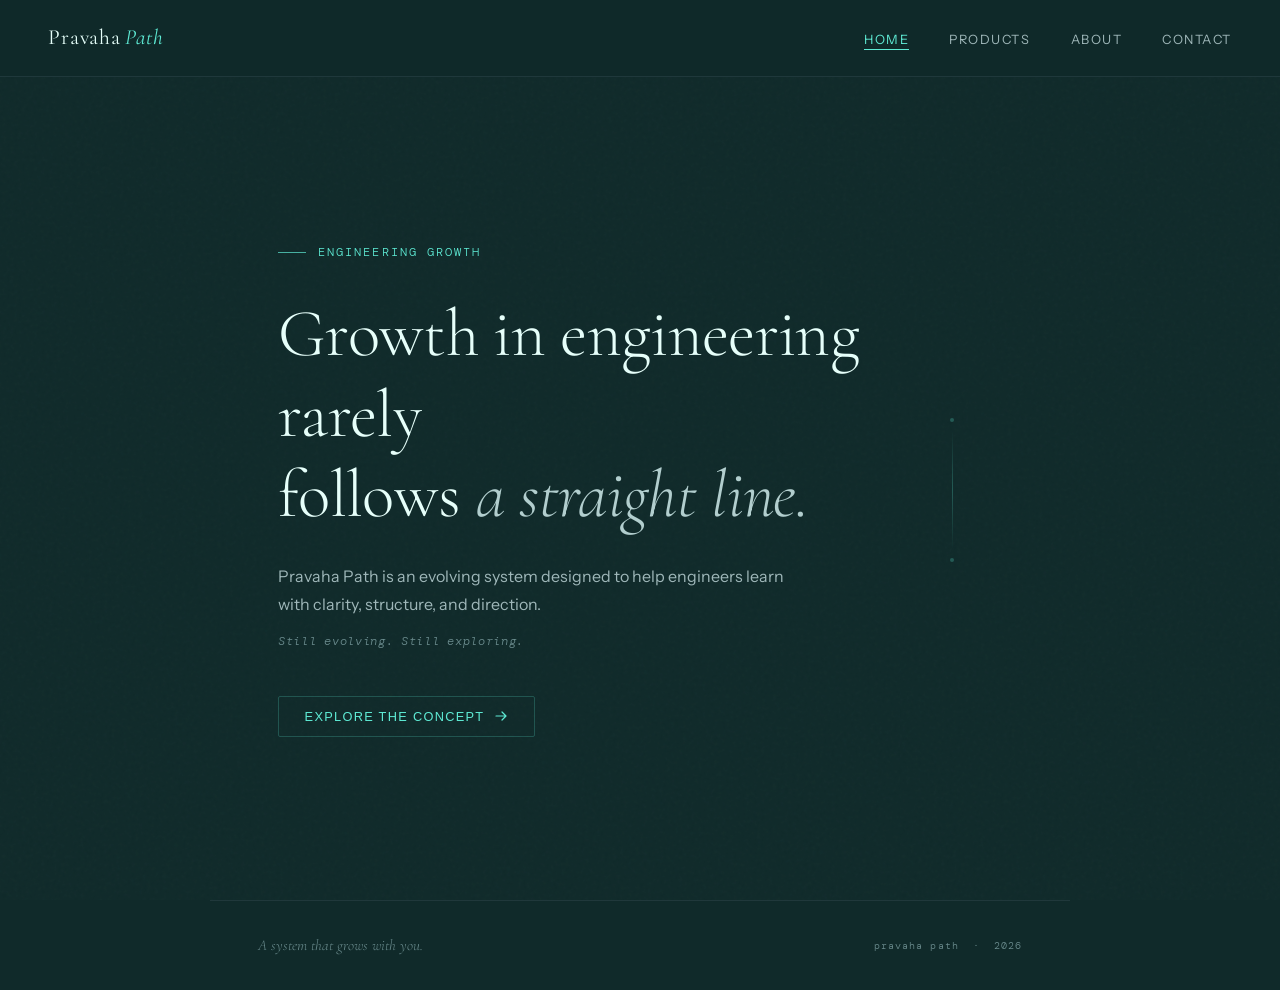
<file: index.html>
<!DOCTYPE html>
<html lang="en">
<head>
  <meta charset="UTF-8">
  <meta http-equiv="refresh" content="0; url=./Home/index.html">
  <title>Pravaha Path</title>
  <script>
    // Immediate JavaScript fallback redirection
    window.location.href = "./Home/index.html";
  </script>
</head>
<body>
  <p>Redirecting to <a href="./Home/index.html">Pravaha Path</a>...</p>
</body>
</html>
</file>
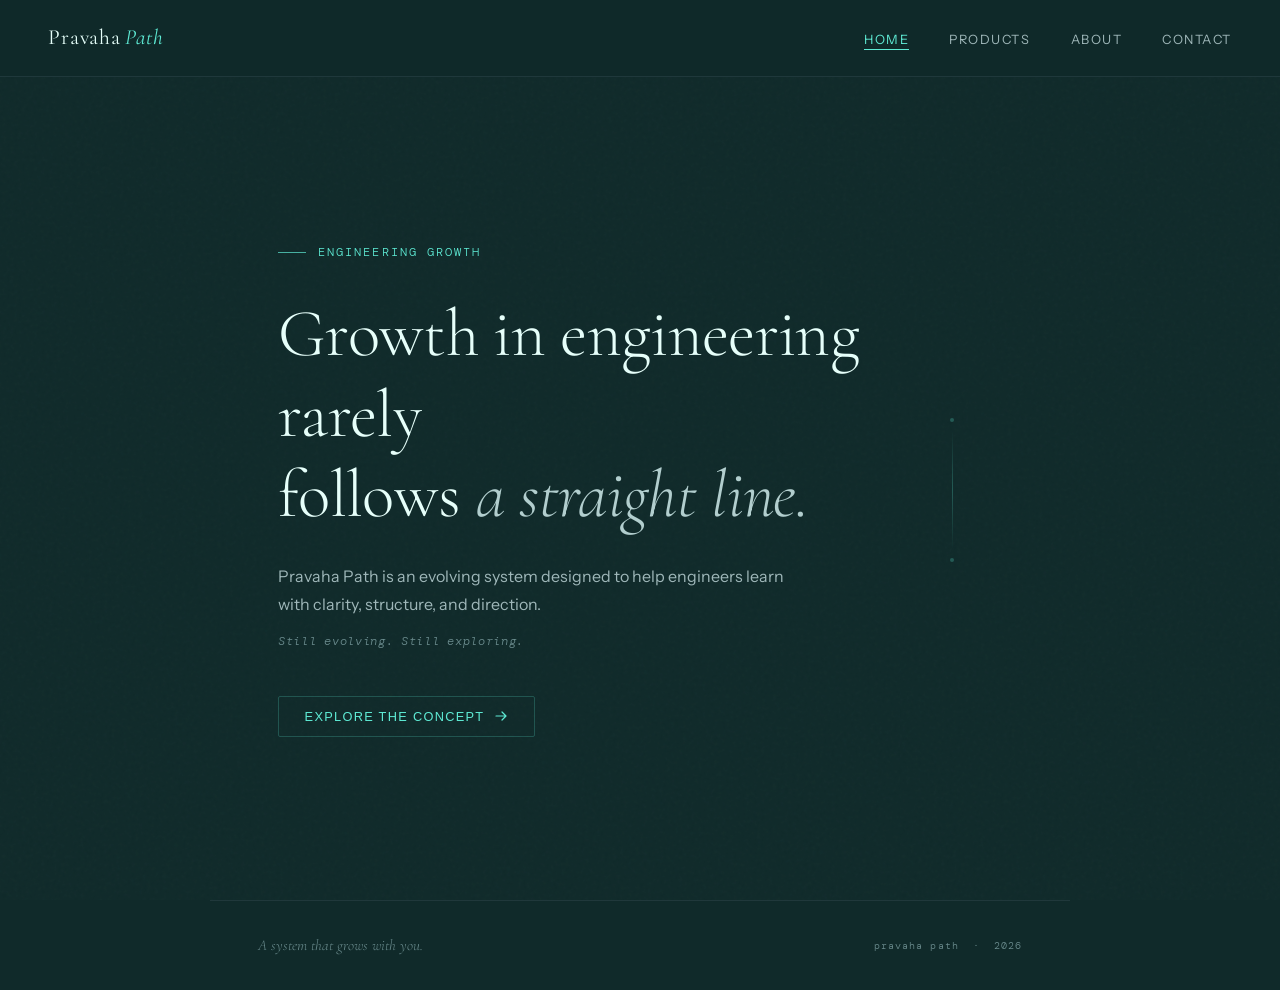
<file: Home/index.html>
<!DOCTYPE html>
<html lang="en">
<head>
  <meta charset="UTF-8" />
  <meta name="viewport" content="width=device-width, initial-scale=1.0" />
  <title>Pravaha Path — Engineering Growth</title>
  <link rel="preconnect" href="https://fonts.googleapis.com" />
  <link rel="preconnect" href="https://fonts.gstatic.com" crossorigin />
  <link href="https://fonts.googleapis.com/css2?family=Cormorant+Garamond:ital,wght@0,300;0,400;0,500;1,300;1,400&family=DM+Mono:ital,wght@0,300;0,400;1,300&family=Instrument+Sans:wght@300;400;500&display=swap" rel="stylesheet" />
  <link rel="stylesheet" href="style.css" />
  <script src="app.js" defer></script>
</head>
<body>

  <nav id="navbar">
    <a class="nav-logo" href="#">
      Pravaha <span>Path</span>
    </a>

    <ul class="nav-links" id="navLinks">
      <li><a href="#" id="nav-home" class="active">Home</a></li>
      <li><a href="#" id="nav-projects">Products</a></li>
      <li><a href="#" id="nav-about">About</a></li>
      <li><a href="#" id="nav-contact">Contact</a></li>
    </ul>

    <div class="hamburger" id="hamburger">
      <span></span><span></span><span></span>
    </div>
  </nav>

  <div class="page active" id="page-home">
    <section class="hero">
      <div class="hero-eyebrow">Engineering Growth</div>

      <h1 class="hero-title">
        Growth in engineering rarely<br>follows <em>a straight line.</em>
      </h1>

      <p class="hero-subtitle">
        Pravaha Path is an evolving system designed to help engineers learn with clarity, structure, and direction.
      </p>

      <p class="hero-whisper">Still evolving. Still exploring.</p>

      <button class="btn-primary" id="hero-explore">
        Explore the Concept
        <svg width="14" height="14" viewBox="0 0 14 14" fill="none">
          <path d="M2 7h10M8 3l4 4-4 4" stroke="currentColor" stroke-width="1.2" stroke-linecap="round" stroke-linejoin="round"/>
        </svg>
      </button>

      <div class="hero-deco">
        <div class="hero-deco-dot"></div>
        <div class="hero-deco-line"></div>
        <div class="hero-deco-dot"></div>
      </div>
    </section>

    <footer class="footer">
      <div class="footer-left">A system that grows with you.</div>
      <div class="footer-right">pravaha path &nbsp;·&nbsp; 2026</div>
    </footer>
  </div>

  <div class="page" id="page-projects">
    <div class="section">
      <div class="section-label">Products</div>

      <div class="projects-header">
        <h2 class="projects-title">Systems being<br><em>slowly shaped.</em></h2>
        <p class="projects-desc">Each of these is a product in formation — not yet complete, but moving in a clear direction.</p>
      </div>

      <div class="projects-grid">

        <div class="project-card" tabindex="0">
          <div class="card-header">
            <div class="card-header-left">
              <div class="card-number">01 &nbsp;/&nbsp; product</div>
              <h3 class="card-title">Career Trajectory</h3>
              <p class="card-tagline">A system for finding direction in engineering growth.</p>
            </div>
            <div class="card-chevron">
              <svg width="16" height="16" viewBox="0 0 16 16" fill="none">
                <path d="M3 6l5 5 5-5" stroke="currentColor" stroke-width="1.3" stroke-linecap="round" stroke-linejoin="round"/>
              </svg>
            </div>
          </div>
          <div class="card-body">
            <div class="card-body-inner">
              <div class="card-body-content">
                <p class="card-desc">An evolving product that helps engineers understand not just what to learn next — but why that direction makes sense for where they currently are. Growth with orientation, not just volume.</p>
                
                <a href="../Career/discover.html" target="_blank" class="btn-secondary">
                  Discover Your Path
                  <svg width="12" height="12" viewBox="0 0 14 14" fill="none" class="arrow-icon">
                    <path d="M2 7h10M8 3l4 4-4 4" stroke="currentColor" stroke-width="1.5" stroke-linecap="round" stroke-linejoin="round"/>
                  </svg>
                </a>

                <div class="card-status">still evolving</div>
              </div>
            </div>
          </div>
        </div>

        <div class="project-card" tabindex="0">
          <div class="card-header">
            <div class="card-header-left">
              <div class="card-number">02 &nbsp;/&nbsp; product</div>
              <h3 class="card-title">Interview Preparation</h3>
              <p class="card-tagline">Clarity over recall. Pattern over pressure.</p>
            </div>
            <div class="card-chevron">
              <svg width="16" height="16" viewBox="0 0 16 16" fill="none">
                <path d="M3 6l5 5 5-5" stroke="currentColor" stroke-width="1.3" stroke-linecap="round" stroke-linejoin="round"/>
              </svg>
            </div>
          </div>
          <div class="card-body">
            <div class="card-body-inner">
              <div class="card-body-content">
                <p class="card-desc">A product built around the idea that preparation is less about what you remember and more about how you think. Designed to shift the relationship with high-stakes moments from anxiety toward quiet confidence.</p>
                <div class="card-status">still evolving</div>
              </div>
            </div>
          </div>
        </div>

        <div class="project-card" tabindex="0">
          <div class="card-header">
            <div class="card-header-left">
              <div class="card-number">03 &nbsp;/&nbsp; product</div>
              <h3 class="card-title">Knowledge Map</h3>
              <p class="card-tagline">Understanding how what you know is connected.</p>
            </div>
            <div class="card-chevron">
              <svg width="16" height="16" viewBox="0 0 16 16" fill="none">
                <path d="M3 6l5 5 5-5" stroke="currentColor" stroke-width="1.3" stroke-linecap="round" stroke-linejoin="round"/>
              </svg>
            </div>
          </div>
          <div class="card-body">
            <div class="card-body-inner">
              <div class="card-body-content">
                <p class="card-desc">A product that treats engineering knowledge as a living structure — where gaps are not failures but signals, and where the connections between ideas matter as much as the ideas themselves.</p>
                <div class="card-status">still evolving</div>
              </div>
            </div>
          </div>
        </div>

      </div>

      <p class="projects-more">Some systems are still undefined.</p>
    </div>

    <footer class="footer">
      <div class="footer-left">Every system begins as a question.</div>
      <div class="footer-right">pravaha path &nbsp;·&nbsp; 2026</div>
    </footer>
  </div>

  <div class="page" id="page-about">
    <div class="section">
      <div class="section-label">The reason this exists</div>

      <div class="about-body">
        <h2 class="about-title">Why Pravaha Path?</h2>

        <p class="about-text">
          Learning engineering is often <strong>fragmented</strong>.<br>
          There are tutorials, courses, and documentation — but very little guidance on how concepts connect together over time.
        </p>

        <p class="about-text">
          Pravaha Path is an attempt to explore a more structured approach to engineering growth. Not as a platform. But as a <strong>system that evolves with the learner.</strong>
        </p>

        <p class="about-text">
          The name comes from the idea of flow — a current that moves with intention, not just speed. Engineering growth, when given the right structure, can feel like that.
        </p>

        <div class="about-divider"></div>

        <p class="about-creator">
          Created by &nbsp;<span>Devaharsha M</span>
        </p>

        <a class="about-link" href="https://prajnaedge.dev/#page-about" rel="noopener noreferrer">
          Explore the systems-thinking side
          <svg width="14" height="14" viewBox="0 0 14 14" fill="none">
            <path d="M2 7h10M8 3l4 4-4 4" stroke="currentColor" stroke-width="1.2" stroke-linecap="round" stroke-linejoin="round"/>
          </svg>
        </a>
      </div>
    </div>

    <footer class="footer">
      <div class="footer-left">Structure gives growth a direction.</div>
      <div class="footer-right">pravaha path &nbsp;·&nbsp; 2026</div>
    </footer>
  </div>

  <div class="page" id="page-contact">
    <div class="section">
      <div class="section-label">Feedback & Thoughts</div>

      <h2 class="contact-title">Feedback &amp; Thoughts</h2>
      <p class="contact-desc">Pravaha Path is still evolving.<br>Suggestions, ideas, and reflections are always welcome.</p>

      <div class="feedback-section">
        <label class="feedback-label" for="feedback-input">Your thoughts</label>
        <textarea
          id="feedback-input"
          class="feedback-textarea"
          placeholder="A concept, a question, or something you've been exploring..."
        ></textarea>
        <br>
        <button class="feedback-btn" id="feedback-btn">
          <svg width="13" height="13" viewBox="0 0 13 13" fill="none">
            <path d="M1 6.5h11M7.5 2.5l4 4-4 4" stroke="currentColor" stroke-width="1.2" stroke-linecap="round" stroke-linejoin="round"/>
          </svg>
          Send Feedback
        </button>
        <p class="feedback-hint">Some systems improve through iteration.</p>
      </div>

    </div>

    <footer class="footer">
      <div class="footer-left">Good ideas deserve good conversations.</div>
      <div class="footer-right">pravaha path &nbsp;·&nbsp; 2026</div>
    </footer>
  </div>

</body>
</html>
</file>
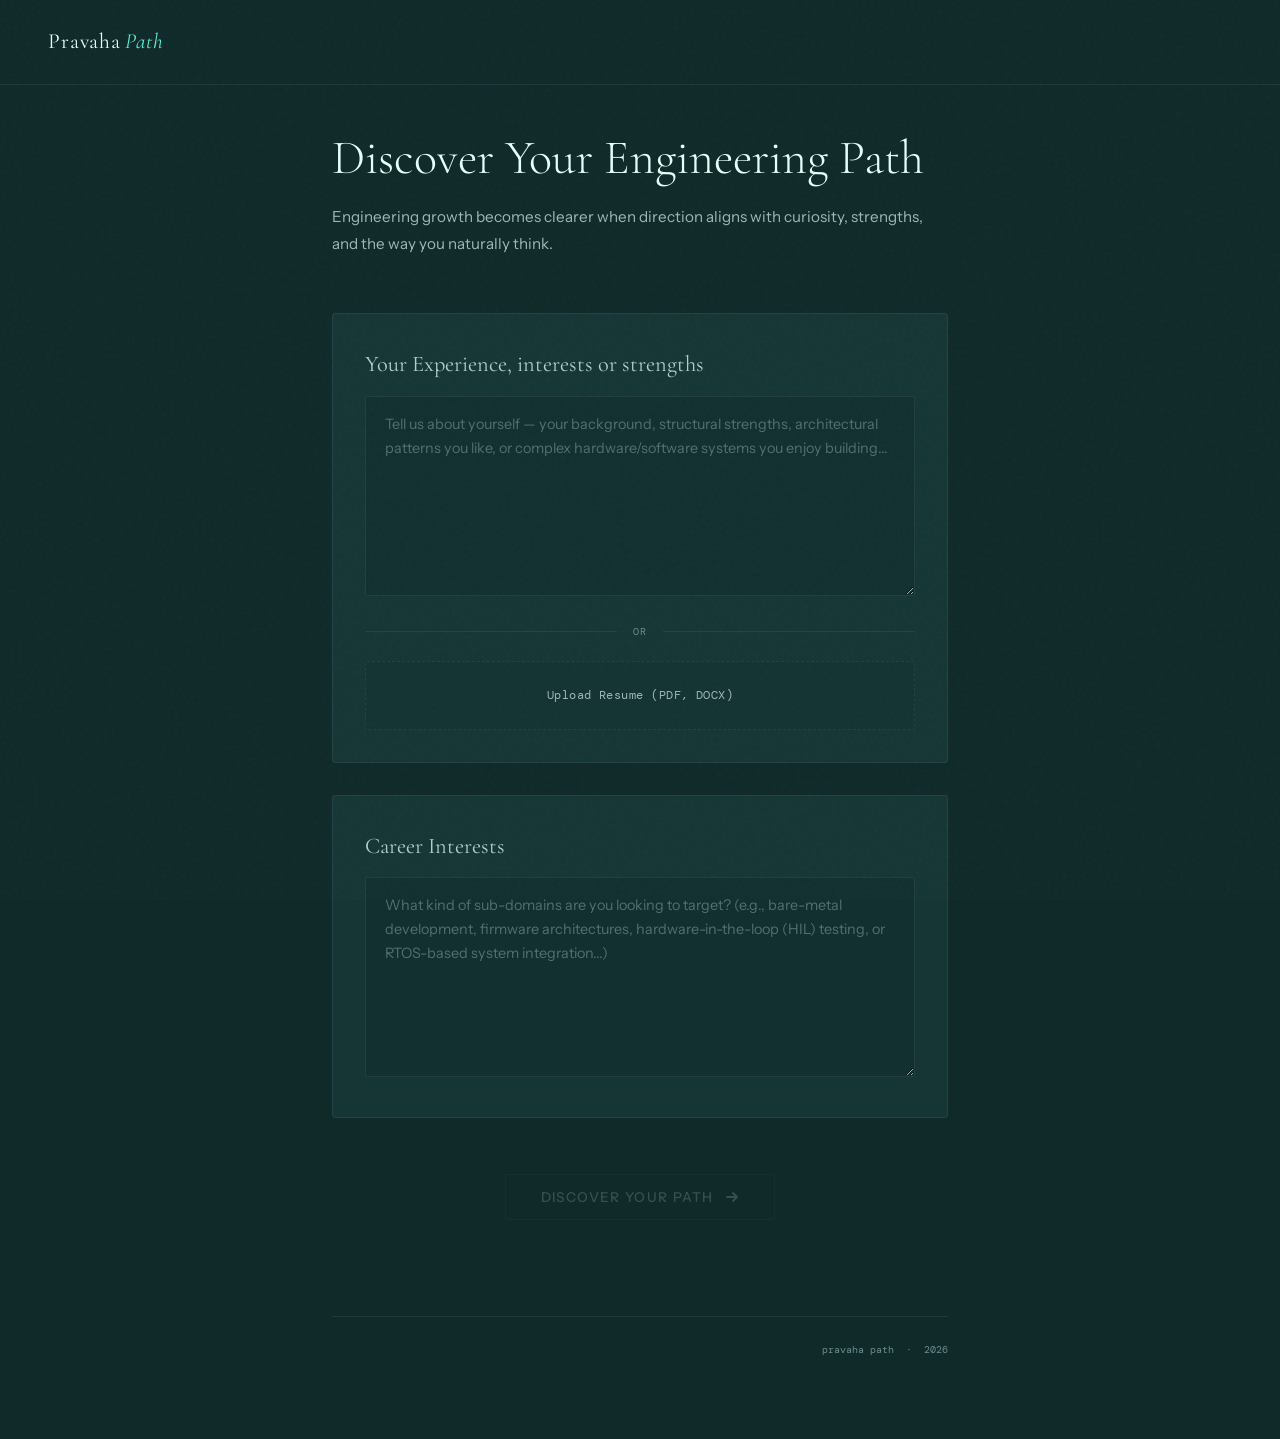
<file: Career/discover.html>
<!DOCTYPE html>
<html lang="en">
<head>
  <meta charset="UTF-8" />
  <meta name="viewport" content="width=device-width, initial-scale=1.0" />
  <title>Discover Your Engineering Path — Pravaha Path</title>
  <link rel="preconnect" href="https://fonts.googleapis.com" />
  <link rel="preconnect" href="https://fonts.gstatic.com" crossorigin />
  <link href="https://fonts.googleapis.com/css2?family=Cormorant+Garamond:ital,wght@0,300;0,400;0,500;1,300;1,400&family=DM+Mono:ital,wght@0,300;0,400;1,300&family=Instrument+Sans:wght@300;400;500&display=swap" rel="stylesheet" />
  <link rel="stylesheet" href="ctStyle.css" />
  <script src="ctApp.js" defer></script>
</head>
<body>

  <nav>
    <a class="nav-logo" href="../Home/index.html">
      Pravaha <span>Path</span>
    </a>
  </nav>

  <main class="workspace-container">
    
    <header class="header-section">
      <h1 class="workspace-title">Discover Your Engineering Path</h1>
      <p class="workspace-desc">Engineering growth becomes clearer when direction aligns with curiosity, strengths, and the way you naturally think.</p>
    </header>

    <form id="onboardingForm">
      
      <section class="form-group">
        <label class="form-label" for="aboutInput">Your Experience, interests or strengths</label>
        <textarea 
          id="aboutInput" 
          class="form-textarea" 
          placeholder="Tell us about yourself — your background, structural strengths, architectural patterns you like, or complex hardware/software systems you enjoy building..."
        ></textarea>
        
        <div class="divider-container">
          <div class="divider-line"></div>
          <span class="divider-text">or</span>
          <div class="divider-line"></div>
        </div>

        <label class="file-upload-zone" for="resumeUpload">
          <span class="upload-text">Upload Resume (PDF, DOCX)</span>
        </label>
        <input type="file" id="resumeUpload" />
        <div id="fileName" class="file-name-indicator"></div>
      </section>

      <section class="form-group">
        <label class="form-label" for="interestsInput">Career Interests</label>
        <textarea 
          id="interestsInput" 
          class="form-textarea" 
          placeholder="What kind of sub-domains are you looking to target? (e.g., bare-metal development, firmware architectures, hardware-in-the-loop (HIL) testing, or RTOS-based system integration...)"
        ></textarea>
      </section>

      <div class="action-container">
        <button type="submit" id="submitBtn" class="btn-submit" disabled>
          Discover Your Path
          <svg width="14" height="14" viewBox="0 0 14 14" fill="none">
            <path d="M2 7h10M8 3l4 4-4 4" stroke="currentColor" stroke-width="1.8" stroke-linecap="round" stroke-linejoin="round"/>
          </svg>
        </button>
      </div>

    </form>

    <footer class="footer-minimal">
      <span>pravaha path &nbsp;·&nbsp; 2026</span>
    </footer>

  </main>

</body>
</html>
</file>
<file: Home/style.css>
*, *::before, *::after {
  box-sizing: border-box;
  margin: 0;
  padding: 0;
}

:root {
  --bg:        #102A2A;
  --surface:   #163636;
  --surface2:  #122f2f;
  --border:    rgba(148, 163, 184, 0.12);
  --accent:    #5EEAD4;
  --accent-dim:#3ecfb8;
  --muted:     #9FB7B9;
  --muted2:    #6B8C8E;
  --text:      #E6FFFA;
  --text-soft: #B2CECE;
  --glow:      rgba(94, 234, 212, 0.06);
}

html { scroll-behavior: smooth; }

body {
  font-family: 'Instrument Sans', sans-serif;
  background: var(--bg);
  color: var(--text);
  min-height: 100vh;
  overflow-x: hidden;
  line-height: 1.65;
}

/* ── Noise texture overlay ── */
body::before {
  content: '';
  position: fixed;
  inset: 0;
  background-image: url("data:image/svg+xml,%3Csvg viewBox='0 0 256 256' xmlns='http://www.w3.org/2000/svg'%3E%3Cfilter id='n'%3E%3CfeTurbulence type='fractalNoise' baseFrequency='0.9' numOctaves='4' stitchTiles='stitch'/%3E%3C/filter%3E%3Crect width='100%25' height='100%25' filter='url(%23n)' opacity='0.035'/%3E%3C/svg%3E");
  pointer-events: none;
  z-index: 0;
  opacity: 0.6;
}

/* ── Scrollbar ── */
::-webkit-scrollbar { width: 4px; }
::-webkit-scrollbar-track { background: var(--bg); }
::-webkit-scrollbar-thumb { background: var(--border); border-radius: 2px; }

/* ══════════════════════════════════════
   NAVBAR
══════════════════════════════════════ */
nav {
  position: fixed;
  top: 0; left: 0; right: 0;
  z-index: 100;
  display: flex;
  align-items: center;
  justify-content: space-between;
  padding: 1.25rem 3rem;
  border-bottom: 1px solid var(--border);
  background: rgba(16, 42, 42, 0.85);
  backdrop-filter: blur(14px);
  -webkit-backdrop-filter: blur(14px);
  transition: padding 0.3s ease;
}

.nav-logo {
  font-family: 'Cormorant Garamond', serif;
  font-size: 1.35rem;
  font-weight: 400;
  letter-spacing: 0.04em;
  color: var(--text);
  text-decoration: none;
  display: flex;
  align-items: baseline;
  gap: 0.25rem;
}

.nav-logo span {
  color: var(--accent);
  font-style: italic;
}

.nav-links {
  display: flex;
  gap: 2.5rem;
  list-style: none;
}

.nav-links volunteering-a, .nav-links a {
  font-size: 0.8rem;
  font-weight: 400;
  letter-spacing: 0.12em;
  text-transform: uppercase;
  color: var(--muted);
  text-decoration: none;
  transition: color 0.2s ease;
  position: relative;
}

.nav-links a::after {
  content: '';
  position: absolute;
  bottom: -3px;
  left: 0;
  width: 0;
  height: 1px;
  background: var(--accent);
  transition: width 0.3s ease;
}

.nav-links a:hover { color: var(--text); }
.nav-links a:hover::after { width: 100%; }
.nav-links a.active { color: var(--accent); }
.nav-links a.active::after { width: 100%; }

/* ══════════════════════════════════════
   PAGE SYSTEM
══════════════════════════════════════ */
.page {
  display: none;
  min-height: 100vh;
  padding-top: 5rem;
  position: relative;
  z-index: 1;
  animation: fadeIn 0.45s ease forwards;
}

.page.active { display: block; }

@keyframes fadeIn {
  from { opacity: 0; transform: translateY(12px); }
  to   { opacity: 1; transform: translateY(0); }
}

/* ══════════════════════════════════════
   HOME PAGE
══════════════════════════════════════ */
.hero {
  min-height: calc(100vh - 5rem);
  display: flex;
  flex-direction: column;
  justify-content: center;
  align-items: flex-start;
  padding: 0 3rem;
  max-width: 820px;
  margin: 0 auto;
  position: relative; /* Moved from inline style */
}

.hero-eyebrow {
  font-family: 'DM Mono', monospace;
  font-size: 0.72rem;
  font-weight: 300;
  letter-spacing: 0.18em;
  text-transform: uppercase;
  color: var(--accent);
  margin-bottom: 2rem;
  display: flex;
  align-items: center;
  gap: 0.75rem;
}

.hero-eyebrow::before {
  content: '';
  display: inline-block;
  width: 28px;
  height: 1px;
  background: var(--accent);
  opacity: 0.7;
}

.hero-title {
  font-family: 'Cormorant Garamond', serif;
  font-size: clamp(2.4rem, 5.5vw, 4.2rem);
  font-weight: 300;
  line-height: 1.2;
  color: var(--text);
  margin-bottom: 1.6rem;
  letter-spacing: -0.01em;
}

.hero-title em {
  font-style: italic;
  color: var(--text-soft);
}

.hero-subtitle {
  font-size: 1rem;
  font-weight: 300;
  color: var(--muted);
  max-width: 520px;
  margin-bottom: 0.9rem;
  line-height: 1.75;
}

.hero-whisper {
  font-family: 'DM Mono', monospace;
  font-size: 0.72rem;
  font-weight: 300;
  color: var(--muted2);
  letter-spacing: 0.06em;
  margin-bottom: 2.8rem;
  font-style: italic;
}

.btn-primary {
  display: inline-flex;
  align-items: center;
  gap: 0.6rem;
  font-size: 0.8rem;
  font-weight: 500;
  letter-spacing: 0.1em;
  text-transform: uppercase;
  color: var(--accent);
  text-decoration: none;
  border: 1px solid rgba(94, 234, 212, 0.22);
  padding: 0.75rem 1.6rem;
  border-radius: 2px;
  background: transparent;
  cursor: pointer;
  transition: all 0.25s ease;
  position: relative;
  overflow: hidden;
}

.btn-primary::before {
  content: '';
  position: absolute;
  inset: 0;
  background: var(--glow);
  opacity: 0;
  transition: opacity 0.25s ease;
}

.btn-primary:hover::before { opacity: 1; }
.btn-primary:hover {
  border-color: rgba(94, 234, 212, 0.45);
  color: var(--text);
}

.btn-primary svg {
  transition: transform 0.2s ease;
}
.btn-primary:hover svg { transform: translateX(4px); }

.btn-secondary {
  display: inline-flex;
  align-items: center;
  gap: 0.5rem;
  font-family: 'DM Mono', monospace;
  font-size: 0.72rem;
  font-weight: 400;
  letter-spacing: 0.08em;
  text-transform: uppercase;
  color: var(--bg);
  background: var(--accent);
  text-decoration: none;
  border: 1px solid var(--accent);
  padding: 0.5rem 1.2rem;
  border-radius: 2px;
  cursor: pointer;
  margin-top: 0.8rem;
  align-self: flex-start;
  transition: background 0.2s ease, border-color 0.2s ease, color 0.2s ease;
}

.btn-secondary:hover {
  background: transparent;
  color: var(--accent);
  border-color: rgba(94, 234, 212, 0.4);
}

.btn-secondary svg { transition: transform 0.2s ease; }
.btn-secondary:hover svg { transform: translateX(3px); }
.btn-secondary svg.arrow-icon { margin-left: 2px; } /* Moved from inline style */

/* Decorative vertical line */
.hero-deco {
  position: absolute;
  right: 6rem;
  top: 50%;
  transform: translateY(-50%);
  display: flex;
  flex-direction: column;
  align-items: center;
  gap: 0.5rem;
  opacity: 0.25;
}

.hero-deco-line {
  width: 1px;
  height: 120px;
  background: linear-gradient(to bottom, transparent, var(--accent), transparent);
}

.hero-deco-dot {
  width: 4px;
  height: 4px;
  border-radius: 50%;
  background: var(--accent);
}

/* ── SECTION WRAPPERS ── */
.section {
  max-width: 860px;
  margin: 0 auto;
  padding: 5rem 3rem;
}

.section-label {
  font-family: 'DM Mono', monospace;
  font-size: 0.68rem;
  font-weight: 300;
  letter-spacing: 0.2em;
  text-transform: uppercase;
  color: var(--accent);
  margin-bottom: 3rem;
  display: flex;
  align-items: center;
  gap: 0.75rem;
}

.section-label::before {
  content: '';
  width: 20px;
  height: 1px;
  background: var(--accent);
  opacity: 0.6;
}

/* ══════════════════════════════════════
   PRODUCTS PAGE
══════════════════════════════════════ */
.projects-header {
  margin-bottom: 1rem;
}

.projects-title {
  font-family: 'Cormorant Garamond', serif;
  font-size: clamp(1.8rem, 3.5vw, 2.8rem);
  font-weight: 300;
  color: var(--text);
  margin-bottom: 0.75rem;
}

/* Cleaned inline styles from index.html */
.projects-title em {
  font-family: 'Cormorant Garamond', serif;
  font-style: italic;
  font-weight: 300;
  color: var(--text-soft);
}

.projects-desc {
  font-size: 0.9rem;
  color: var(--muted);
  max-width: 480px;
  line-height: 1.75;
}

.projects-grid {
  display: grid;
  grid-template-columns: 1fr;
  margin-top: 3.5rem;
  border: 1px solid var(--border);
}

/* ── Accordion card ── */
.project-card {
  background: var(--surface);
  border-bottom: 1px solid var(--border);
  position: relative;
  cursor: pointer;
  transition: background 0.3s ease, border-color 0.3s ease, box-shadow 0.3s ease;
  outline: none;
}

.project-card:last-child { border-bottom: none; }

.project-card::before {
  content: '';
  position: absolute;
  left: 0; top: 0; bottom: 0;
  width: 2px;
  background: var(--accent);
  opacity: 0;
  transition: opacity 0.3s ease;
}

.project-card:hover { background: var(--surface2); }
.project-card:hover::before { opacity: 0.5; }

.project-card.open {
  background: var(--surface2);
  box-shadow: inset 0 0 0 1px rgba(94, 234, 212, 0.15), 0 0 24px rgba(94, 234, 212, 0.04);
}

.project-card.open::before { opacity: 1; }

.card-header {
  display: flex;
  align-items: center;
  justify-content: space-between;
  gap: 1.5rem;
  padding: 2rem 2.5rem;
}

.card-header-left { flex: 1; }

.card-number {
  font-family: 'DM Mono', monospace;
  font-size: 0.65rem;
  font-weight: 300;
  color: var(--muted2);
  letter-spacing: 0.12em;
  margin-bottom: 0.6rem;
}

.card-title {
  font-family: 'Cormorant Garamond', serif;
  font-size: 1.35rem;
  font-weight: 400;
  color: var(--text);
  letter-spacing: 0.01em;
  margin-bottom: 0.4rem;
}

.card-tagline {
  font-size: 0.82rem;
  color: var(--muted);
  font-style: italic;
  line-height: 1.55;
}

.card-chevron {
  width: 28px;
  height: 28px;
  display: flex;
  align-items: center;
  justify-content: center;
  flex-shrink: 0;
  color: var(--muted2);
  transition: transform 0.35s ease, color 0.25s ease;
}

.project-card.open .card-chevron {
  transform: rotate(180deg);
  color: var(--accent);
}

.card-body {
  display: grid;
  grid-template-rows: 0fr;
  transition: grid-template-rows 0.38s ease;
}

.project-card.open .card-body { grid-template-rows: 1fr; }

.card-body-inner {
  overflow: hidden;
  min-height: 0;
}

.card-body-content {
  padding: 0 2.5rem 1.8rem;
  display: flex;
  flex-direction: column;
  gap: 1rem;
  opacity: 0;
  transform: translateY(6px);
  transition: opacity 0.3s ease 0.08s, transform 0.3s ease 0.08s;
}

.project-card.open .card-body-content {
  opacity: 1;
  transform: translateY(0);
}

.card-desc {
  font-size: 0.875rem;
  color: var(--muted);
  line-height: 1.78;
  max-width: 520px;
}

.card-status {
  display: inline-flex;
  align-items: center;
  gap: 0.45rem;
  font-family: 'DM Mono', monospace;
  font-size: 0.65rem;
  color: var(--muted2);
  letter-spacing: 0.08em;
}

.card-status::before {
  content: '';
  width: 5px;
  height: 5px;
  border-radius: 50%;
  background: var(--accent);
  opacity: 0.45;
  animation: pulse 2.5s ease infinite;
}

@keyframes pulse {
  0%, 100% { opacity: 0.45; }
  50%       { opacity: 0.9; }
}

.projects-more {
  margin-top: 2.5rem;
  font-family: 'DM Mono', monospace;
  font-size: 0.7rem;
  font-weight: 300;
  color: var(--muted2);
  font-style: italic;
  letter-spacing: 0.06em;
}

/* ══════════════════════════════════════
   ABOUT PAGE
══════════════════════════════════════ */
.about-body {
  max-width: 600px;
}

.about-title {
  font-family: 'Cormorant Garamond', serif;
  font-size: clamp(1.8rem, 3.5vw, 2.8rem);
  font-weight: 300;
  color: var(--text);
  margin-bottom: 2.5rem;
  line-height: 1.3;
}

.about-text {
  font-size: 0.95rem;
  color: var(--muted);
  line-height: 1.85;
  margin-bottom: 1.25rem;
}

.about-text strong {
  color: var(--text-soft);
  font-weight: 400;
}

.about-divider {
  width: 40px;
  height: 1px;
  background: var(--border);
  margin: 2.5rem 0;
}

.about-creator {
  font-family: 'DM Mono', monospace;
  font-size: 0.75rem;
  font-weight: 300;
  color: var(--muted2);
  letter-spacing: 0.08em;
}

.about-creator span { color: var(--muted); }

.about-link {
  display: inline-flex;
  align-items: center;
  gap: 0.5rem;
  margin-top: 2rem;
  font-size: 0.85rem;
  color: var(--accent);
  text-decoration: none;
  letter-spacing: 0.04em;
  transition: gap 0.2s ease, opacity 0.2s ease;
  border-bottom: 1px solid rgba(45, 212, 191, 0.2);
  padding-bottom: 2px;
}

.about-link:hover {
  gap: 0.8rem;
  opacity: 0.85;
}

/* ══════════════════════════════════════
   CONTACT PAGE
══════════════════════════════════════ */
.contact-title {
  font-family: 'Cormorant Garamond', serif;
  font-size: clamp(1.8rem, 3.5vw, 2.8rem);
  font-weight: 300;
  color: var(--text);
  margin-bottom: 0.75rem;
}

.contact-desc {
  font-size: 0.875rem;
  color: var(--muted);
  margin-bottom: 3rem;
  line-height: 1.7;
}

.feedback-section { margin-top: 1rem; }

.feedback-label {
  font-family: 'DM Mono', monospace;
  font-size: 0.68rem;
  letter-spacing: 0.15em;
  text-transform: uppercase;
  color: var(--muted2);
  margin-bottom: 1rem;
  display: block;
}

.feedback-textarea {
  width: 100%;
  max-width: 480px;
  min-height: 120px;
  background: var(--surface);
  border: 1px solid var(--border);
  border-radius: 2px;
  color: var(--text);
  font-family: 'Instrument Sans', sans-serif;
  font-size: 0.875rem;
  font-weight: 300;
  padding: 1rem 1.2rem;
  resize: vertical;
  outline: none;
  transition: border-color 0.2s ease;
  line-height: 1.65;
}

.feedback-textarea::placeholder { color: var(--muted2); }
.feedback-textarea:focus { border-color: rgba(45, 212, 191, 0.35); }

.feedback-btn {
  display: inline-flex;
  align-items: center;
  gap: 0.6rem;
  margin-top: 1rem;
  font-size: 0.78rem;
  font-weight: 500;
  letter-spacing: 0.1em;
  text-transform: uppercase;
  color: var(--accent);
  border: 1px solid rgba(45, 212, 191, 0.25);
  padding: 0.65rem 1.4rem;
  border-radius: 2px;
  background: transparent;
  cursor: pointer;
  transition: all 0.2s ease;
  font-family: 'Instrument Sans', sans-serif;
}

.feedback-btn:hover {
  background: var(--glow);
  border-color: rgba(94, 234, 212, 0.5);
}

.feedback-hint {
  margin-top: 1.25rem;
  font-family: 'DM Mono', monospace;
  font-size: 0.68rem;
  font-weight: 300;
  color: var(--muted2);
  font-style: italic;
  letter-spacing: 0.05em;
}

/* ══════════════════════════════════════
   FOOTER
══════════════════════════════════════ */
.footer {
  border-top: 1px solid var(--border);
  padding: 2rem 3rem;
  max-width: 860px;
  margin: 0 auto;
  display: flex;
  align-items: center;
  justify-content: space-between;
  gap: 1rem;
  flex-wrap: wrap;
}

.footer-left {
  font-family: 'Cormorant Garamond', serif;
  font-size: 0.95rem;
  font-weight: 300;
  color: var(--muted2);
  font-style: italic;
}

.footer-right {
  font-family: 'DM Mono', monospace;
  font-size: 0.65rem;
  font-weight: 300;
  color: var(--muted2);
  letter-spacing: 0.1em;
}

/* ── HAMBURGER ── */
.hamburger {
  display: none;
  flex-direction: column;
  gap: 5px;
  cursor: pointer;
  padding: 4px;
}

.hamburger span {
  width: 22px;
  height: 1px;
  background: var(--muted);
  transition: all 0.25s ease;
}

/* ── RESPONSIVE ── */
@media (max-width: 700px) {
  nav { padding: 1rem 1.5rem; }
  .hero { padding: 0 1.5rem; }
  .section { padding: 3.5rem 1.5rem; }
  .footer { padding: 1.5rem; }
  .hero-deco { display: none; }

  .nav-links {
    display: none;
    position: fixed;
    top: 60px;
    left: 0; right: 0;
    flex-direction: column;
    background: rgba(11, 46, 43, 0.97);
    backdrop-filter: blur(14px);
    padding: 2rem 1.5rem;
    gap: 1.5rem;
    border-bottom: 1px solid var(--border);
  }

  .nav-links.open { display: flex; }
  .hamburger { display: flex; }
  .feedback-textarea { max-width: 100%; }
}
</file>
<file: Career/ctStyle.css>
@import "../Home/style.css";

/* ── Navbar Override (Career specific absolute positioning) ── */
nav {
  position: absolute;
  top: 0; left: 0; right: 0;
  display: flex;
  align-items: center;
  justify-content: space-between;
  padding: 1.5rem 3rem;
  border-bottom: 1px solid var(--border);
  background: transparent;
  backdrop-filter: none;
  -webkit-backdrop-filter: none;
}

.workspace-container {
  max-width: 680px;
  margin: 0 auto;
  padding: 8rem 2rem 5rem;
}

.header-section {
  margin-bottom: 3.5rem;
}

.workspace-title {
  font-family: 'Cormorant Garamond', serif;
  font-size: clamp(2rem, 4.5vw, 3rem);
  font-weight: 300;
  line-height: 1.25;
  color: var(--text);
  margin-bottom: 1rem;
}

.workspace-desc {
  font-size: 0.95rem;
  color: var(--muted);
  font-weight: 300;
  line-height: 1.75;
}

/* ── Form Layout ── */
.form-group {
  background: var(--surface);
  border: 1px solid var(--border);
  border-radius: 4px;
  padding: 2rem;
  margin-bottom: 2rem;
  transition: border-color 0.3s ease, box-shadow 0.3s ease;
}

.form-group:focus-within {
  border-color: rgba(94, 234, 212, 0.25);
  box-shadow: 0 0 20px rgba(94, 234, 212, 0.02);
}

.form-label {
  font-family: 'Cormorant Garamond', serif;
  font-size: 1.4rem;
  font-weight: 400;
  color: var(--text-soft);
  margin-bottom: 0.8rem;
  display: block;
}

.form-textarea {
  width: 100%;
  min-height: 200px;
  background: rgba(16, 42, 42, 0.4);
  border: 1px solid var(--border);
  border-radius: 2px;
  color: var(--text);
  font-family: 'Instrument Sans', sans-serif;
  font-size: 0.9rem;
  font-weight: 300;
  padding: 1rem 1.2rem;
  resize: vertical;
  outline: none;
  line-height: 1.65;
  transition: border-color 0.2s ease;
}

.form-textarea:focus {
  border-color: rgba(94, 234, 212, 0.35);
}

.form-textarea::placeholder {
  color: var(--muted2);
  opacity: 0.7;
}

/* Divider & Upload Elements */
.divider-container {
  display: flex;
  align-items: center;
  justify-content: center;
  gap: 1rem;
  margin: 1.25rem 0;
}

.divider-line {
  flex: 1;
  height: 1px;
  background: var(--border);
}

.divider-text {
  font-family: 'DM Mono', monospace;
  font-size: 0.65rem;
  color: var(--muted2);
  text-transform: uppercase;
  letter-spacing: 0.1em;
}

.file-upload-zone {
  display: flex;
  flex-direction: column;
  align-items: center;
  justify-content: center;
  padding: 1.5rem;
  background: rgba(16, 42, 42, 0.2);
  border: 1px dashed var(--border);
  border-radius: 2px;
  cursor: pointer;
  transition: background 0.2s ease, border-color 0.2s ease;
}

.file-upload-zone:hover {
  background: rgba(94, 234, 212, 0.02);
  border-color: rgba(94, 234, 212, 0.25);
}

.upload-text {
  font-family: 'DM Mono', monospace;
  font-size: 0.72rem;
  color: var(--muted);
  letter-spacing: 0.04em;
  pointer-events: none;
}

#resumeUpload {
  display: none; /* Moved from HTML inline style */
}

.file-name-indicator {
  margin-top: 0.8rem;
  font-family: 'DM Mono', monospace;
  font-size: 0.72rem;
  color: var(--accent);
  display: none;
  letter-spacing: 0.02em;
  text-align: center;
}

/* Submit Actions */
.action-container {
  display: flex;
  justify-content: center;
  margin-top: 3.5rem;
}

.btn-submit {
  display: inline-flex;
  align-items: center;
  gap: 0.75rem;
  font-family: 'Instrument Sans', sans-serif;
  font-size: 0.85rem;
  font-weight: 500;
  letter-spacing: 0.1em;
  text-transform: uppercase;
  color: var(--bg);
  background: var(--accent);
  border: 1px solid var(--accent);
  padding: 0.9rem 2.2rem;
  border-radius: 2px;
  cursor: pointer;
  transition: all 0.25s ease;
}

.btn-submit:hover:not(:disabled) {
  background: transparent;
  color: var(--text);
  border-color: rgba(94, 234, 212, 0.5);
  box-shadow: 0 0 30px rgba(94, 234, 212, 0.1);
}

.btn-submit:disabled {
  background: transparent;
  border-color: var(--border);
  color: var(--muted2);
  cursor: not-allowed;
  opacity: 0.4;
}

.btn-submit svg { transition: transform 0.25s ease; }
.btn-submit:hover:not(:disabled) svg { transform: translateX(4px); }

/* Spin animation for loading state */
@keyframes spin {
  from { transform: rotate(0deg); }
  to   { transform: rotate(360deg); }
}

.spin-icon {
  animation: spin 1s linear infinite;
}

.footer-minimal {
  margin-top: 6rem;
  border-top: 1px solid var(--border);
  padding-top: 1.5rem;
  display: flex;
  justify-content: flex-end;
  font-family: 'DM Mono', monospace;
  font-size: 0.65rem;
  color: var(--muted2);
}

@media(max-width: 700px) {
  nav { padding: 1.5rem; }
  .workspace-container { padding-top: 7rem; }
  .form-group { padding: 1.25rem; }
}
</file>
